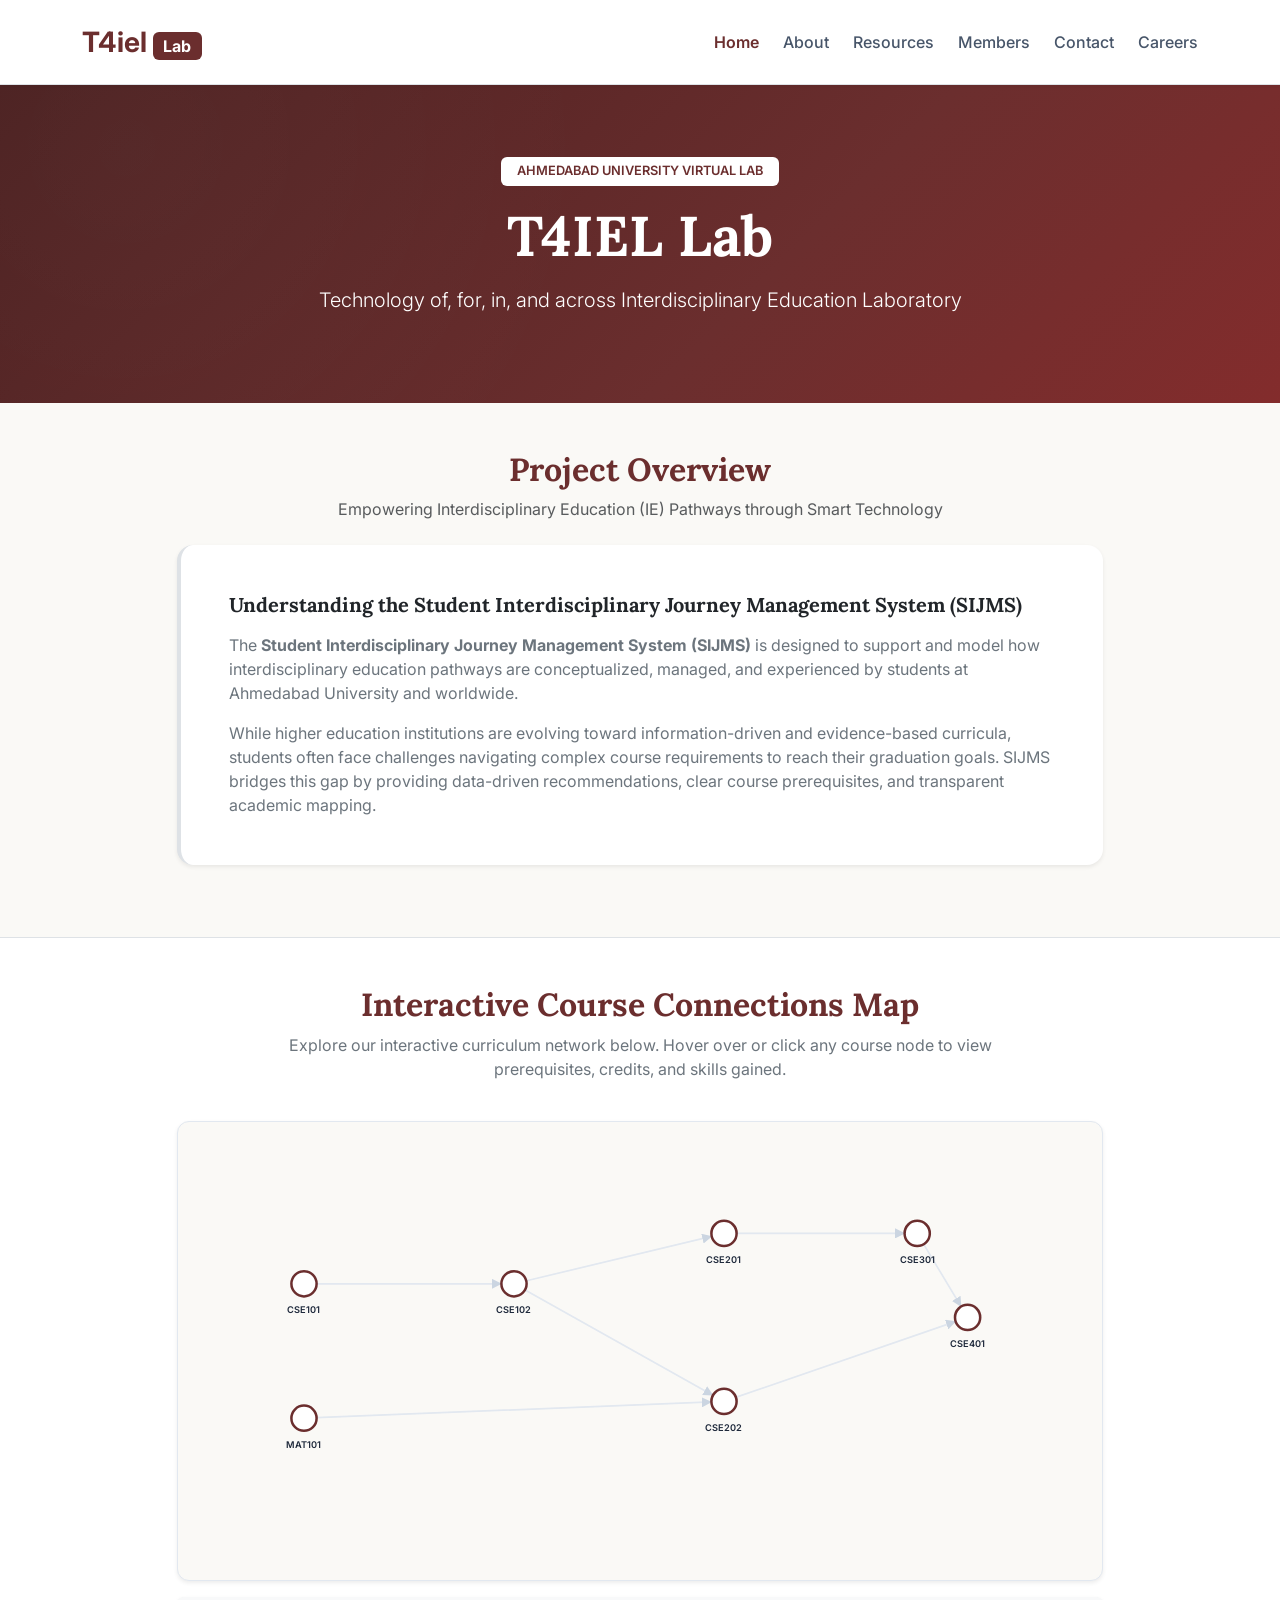
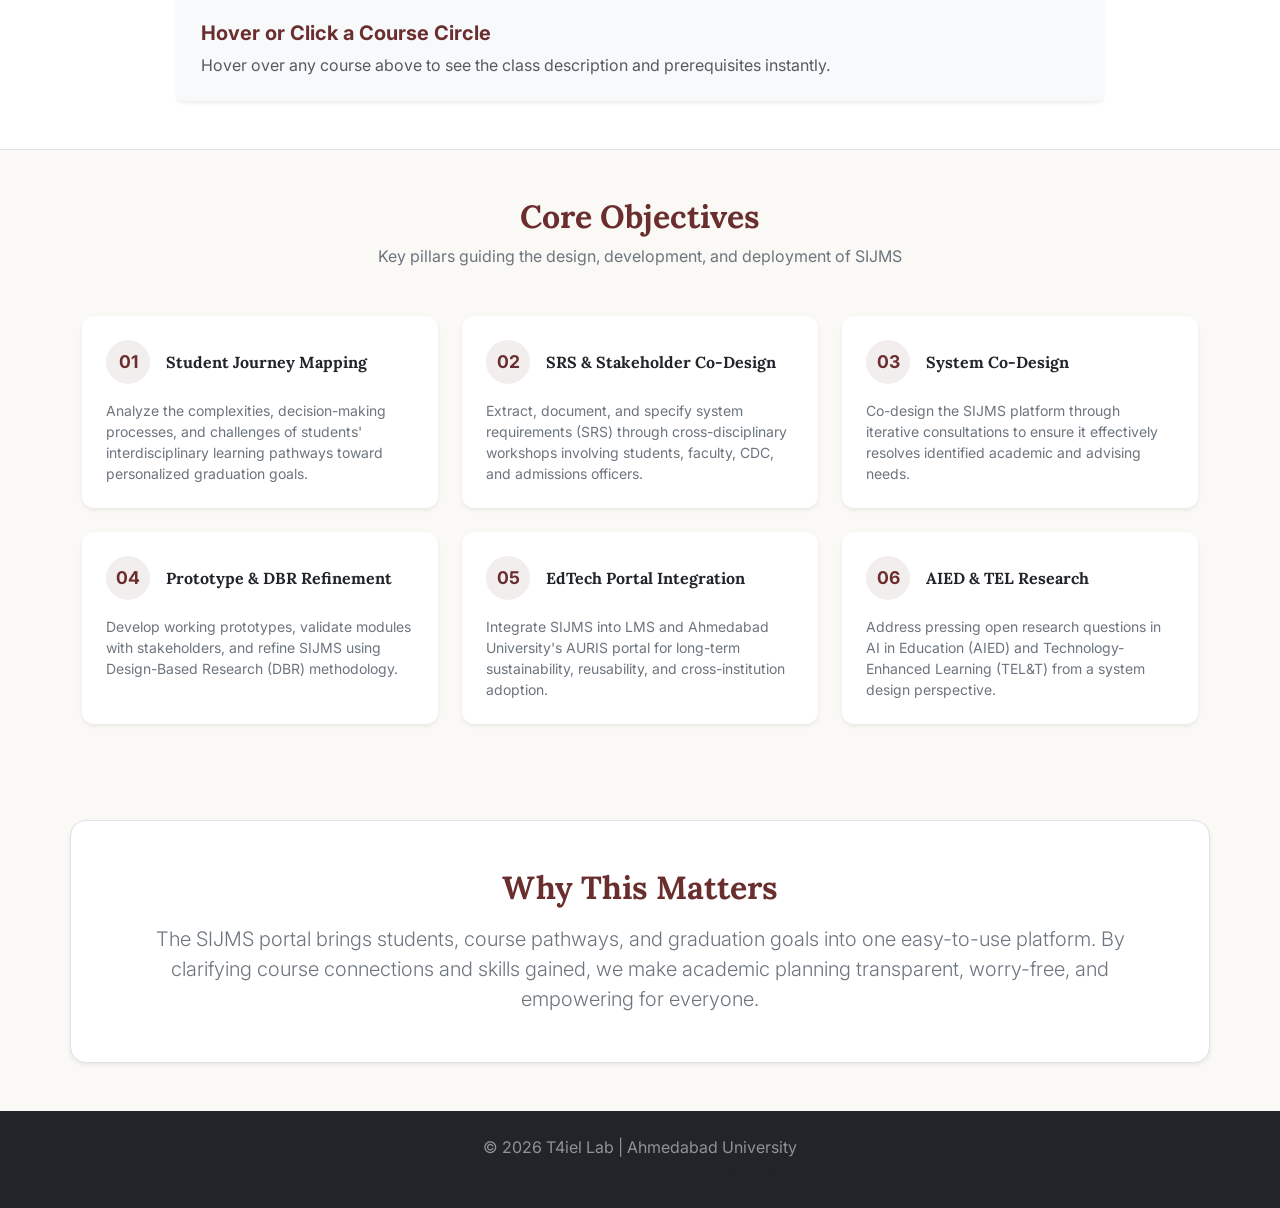
<file: index.html>
<!DOCTYPE html>
<html lang="en">

<head>
    <meta charset="UTF-8">
    <meta name="viewport" content="width=device-width, initial-scale=1.0">
    <title>T4iel Lab | Ahmedabad University</title>
    <!-- Bootstrap 5 CSS & JS -->
    <link href="https://cdn.jsdelivr.net/npm/bootstrap@5.3.3/dist/css/bootstrap.min.css" rel="stylesheet">
    <link rel="stylesheet" href="css/style.css">
    <script src="https://cdn.jsdelivr.net/npm/bootstrap@5.3.3/dist/js/bootstrap.bundle.min.js" defer></script>
    <script src="js/script.js" defer></script>
    <script src="js/course-graph.js" defer></script>
</head>

<body>
    <!-- Shared Navigation Bar Placeholder -->
    <div id="navbar-placeholder"></div>

    <main>
        <!-- Welcome Hero Section -->
        <section class="hero-gradient text-white text-center py-5">
            <div class="container py-4">
                <span class="badge bg-white text-maroon px-3 py-2 fs-7 text-uppercase fw-semibold mb-3">Ahmedabad University Virtual Lab</span>
                <h1 class="display-4 fw-bold mb-3">T4IEL Lab</h1>
                <p class="lead opacity-90 max-width-700 mx-auto">
                    Technology of, for, in, and across Interdisciplinary Education Laboratory
                </p>
            </div>
        </section>

        <!-- Project Overview Section -->
        <section class="container py-5">
            <div class="row justify-content-center">
                <div class="col-lg-10">
                    <div class="text-center mb-4">
                        <h2 class="text-maroon fw-bold mb-2">Project Overview</h2>
                        <p class="text-muted">Empowering Interdisciplinary Education (IE) Pathways through Smart Technology</p>
                    </div>

                    <div class="card border-0 shadow-sm p-4 p-md-5 bg-white rounded-4 border-start border-4 border-maroon mb-4">
                        <h3 class="h5 text-dark fw-bold mb-3">Understanding the Student Interdisciplinary Journey Management System (SIJMS)</h3>
                        <p class="text-secondary leading-relaxed mb-3">
                            The <strong>Student Interdisciplinary Journey Management System (SIJMS)</strong> is designed to support and model how interdisciplinary education pathways are conceptualized, managed, and experienced by students at Ahmedabad University and worldwide.
                        </p>
                        <p class="text-secondary leading-relaxed mb-0">
                            While higher education institutions are evolving toward information-driven and evidence-based curricula, students often face challenges navigating complex course requirements to reach their graduation goals. SIJMS bridges this gap by providing data-driven recommendations, clear course prerequisites, and transparent academic mapping.
                        </p>
                    </div>
                </div>
            </div>
        </section>

        <!-- Interactive SVG Course Map -->
        <section class="bg-white border-top border-bottom py-5">
            <div class="container">
                <div class="row justify-content-center text-center mb-4">
                    <div class="col-lg-8">
                        <h2 class="text-maroon fw-bold mb-2">Interactive Course Connections Map</h2>
                        <p class="text-secondary">
                            Explore our interactive curriculum network below. Hover over or click any course node to view prerequisites, credits, and skills gained.
                        </p>
                    </div>
                </div>

                <div class="row justify-content-center">
                    <div class="col-lg-10">
                        <!-- SVG Graphic container -->
                        <div class="interactive-graph-viewport shadow-sm mb-3">
                            <svg id="curriculum-network-graph"></svg>
                        </div>

                        <!-- Sidebar/Detail Card -->
                        <div class="card border-0 shadow-sm p-4 bg-light" id="graph-details-panel">
                            <h5 class="text-maroon fw-bold mb-2" id="panel-course-title">Hover or Click a Course Circle</h5>
                            <p class="text-muted mb-0" id="panel-course-desc">Hover over any course above to see the class description and prerequisites instantly.</p>
                            <div class="d-flex gap-4 mt-3 pt-2 border-top border-secondary-subtle"
                                id="panel-course-meta" style="display: none !important;">
                                <span class="small text-secondary">Credits: <strong class="text-dark"
                                        id="panel-course-credits">-</strong></span>
                                <span class="small text-secondary">Skills Gained: <strong class="text-dark"
                                        id="panel-course-skills">-</strong></span>
                            </div>
                        </div>
                    </div>
                </div>
            </div>
        </section>

        <!-- Core Objectives Grid -->
        <section class="container py-5">
            <div class="text-center mb-5">
                <h2 class="text-maroon fw-bold mb-2">Core Objectives</h2>
                <p class="text-secondary">Key pillars guiding the design, development, and deployment of SIJMS</p>
            </div>

            <div class="row row-cols-1 row-cols-md-2 row-cols-lg-3 g-4">
                <div class="col">
                    <div class="card h-100 border-0 shadow-sm p-4 objective-card">
                        <div class="d-flex align-items-center gap-3 mb-3">
                            <div class="badge-number">01</div>
                            <h3 class="h6 fw-bold mb-0 text-dark">Student Journey Mapping</h3>
                        </div>
                        <p class="small text-secondary mb-0">
                            Analyze the complexities, decision-making processes, and challenges of students' interdisciplinary learning pathways toward personalized graduation goals.
                        </p>
                    </div>
                </div>

                <div class="col">
                    <div class="card h-100 border-0 shadow-sm p-4 objective-card">
                        <div class="d-flex align-items-center gap-3 mb-3">
                            <div class="badge-number">02</div>
                            <h3 class="h6 fw-bold mb-0 text-dark">SRS & Stakeholder Co-Design</h3>
                        </div>
                        <p class="small text-secondary mb-0">
                            Extract, document, and specify system requirements (SRS) through cross-disciplinary workshops involving students, faculty, CDC, and admissions officers.
                        </p>
                    </div>
                </div>

                <div class="col">
                    <div class="card h-100 border-0 shadow-sm p-4 objective-card">
                        <div class="d-flex align-items-center gap-3 mb-3">
                            <div class="badge-number">03</div>
                            <h3 class="h6 fw-bold mb-0 text-dark">System Co-Design</h3>
                        </div>
                        <p class="small text-secondary mb-0">
                            Co-design the SIJMS platform through iterative consultations to ensure it effectively resolves identified academic and advising needs.
                        </p>
                    </div>
                </div>

                <div class="col">
                    <div class="card h-100 border-0 shadow-sm p-4 objective-card">
                        <div class="d-flex align-items-center gap-3 mb-3">
                            <div class="badge-number">04</div>
                            <h3 class="h6 fw-bold mb-0 text-dark">Prototype & DBR Refinement</h3>
                        </div>
                        <p class="small text-secondary mb-0">
                            Develop working prototypes, validate modules with stakeholders, and refine SIJMS using Design-Based Research (DBR) methodology.
                        </p>
                    </div>
                </div>

                <div class="col">
                    <div class="card h-100 border-0 shadow-sm p-4 objective-card">
                        <div class="d-flex align-items-center gap-3 mb-3">
                            <div class="badge-number">05</div>
                            <h3 class="h6 fw-bold mb-0 text-dark">EdTech Portal Integration</h3>
                        </div>
                        <p class="small text-secondary mb-0">
                            Integrate SIJMS into LMS and Ahmedabad University's AURIS portal for long-term sustainability, reusability, and cross-institution adoption.
                        </p>
                    </div>
                </div>

                <div class="col">
                    <div class="card h-100 border-0 shadow-sm p-4 objective-card">
                        <div class="d-flex align-items-center gap-3 mb-3">
                            <div class="badge-number">06</div>
                            <h3 class="h6 fw-bold mb-0 text-dark">AIED & TEL Research</h3>
                        </div>
                        <p class="small text-secondary mb-0">
                            Address pressing open research questions in AI in Education (AIED) and Technology-Enhanced Learning (TEL&T) from a system design perspective.
                        </p>
                    </div>
                </div>
            </div>
        </section>

        <!-- Impact Section -->
        <section class="container py-5 text-center bg-white border shadow-sm rounded-4 my-5 p-5">
            <h2 class="text-maroon fw-bold mb-3">Why This Matters</h2>
            <p class="lead text-secondary max-width-800 mx-auto mb-0">
                The SIJMS portal brings students, course pathways, and graduation goals into one easy-to-use platform.
                By clarifying course connections and skills gained, we make academic planning transparent, worry-free, and empowering for everyone.
            </p>
        </section>
    </main>

    <!-- Shared Footer Placeholder -->
    <div id="footer-placeholder"></div>
</body>

</html>
</file>
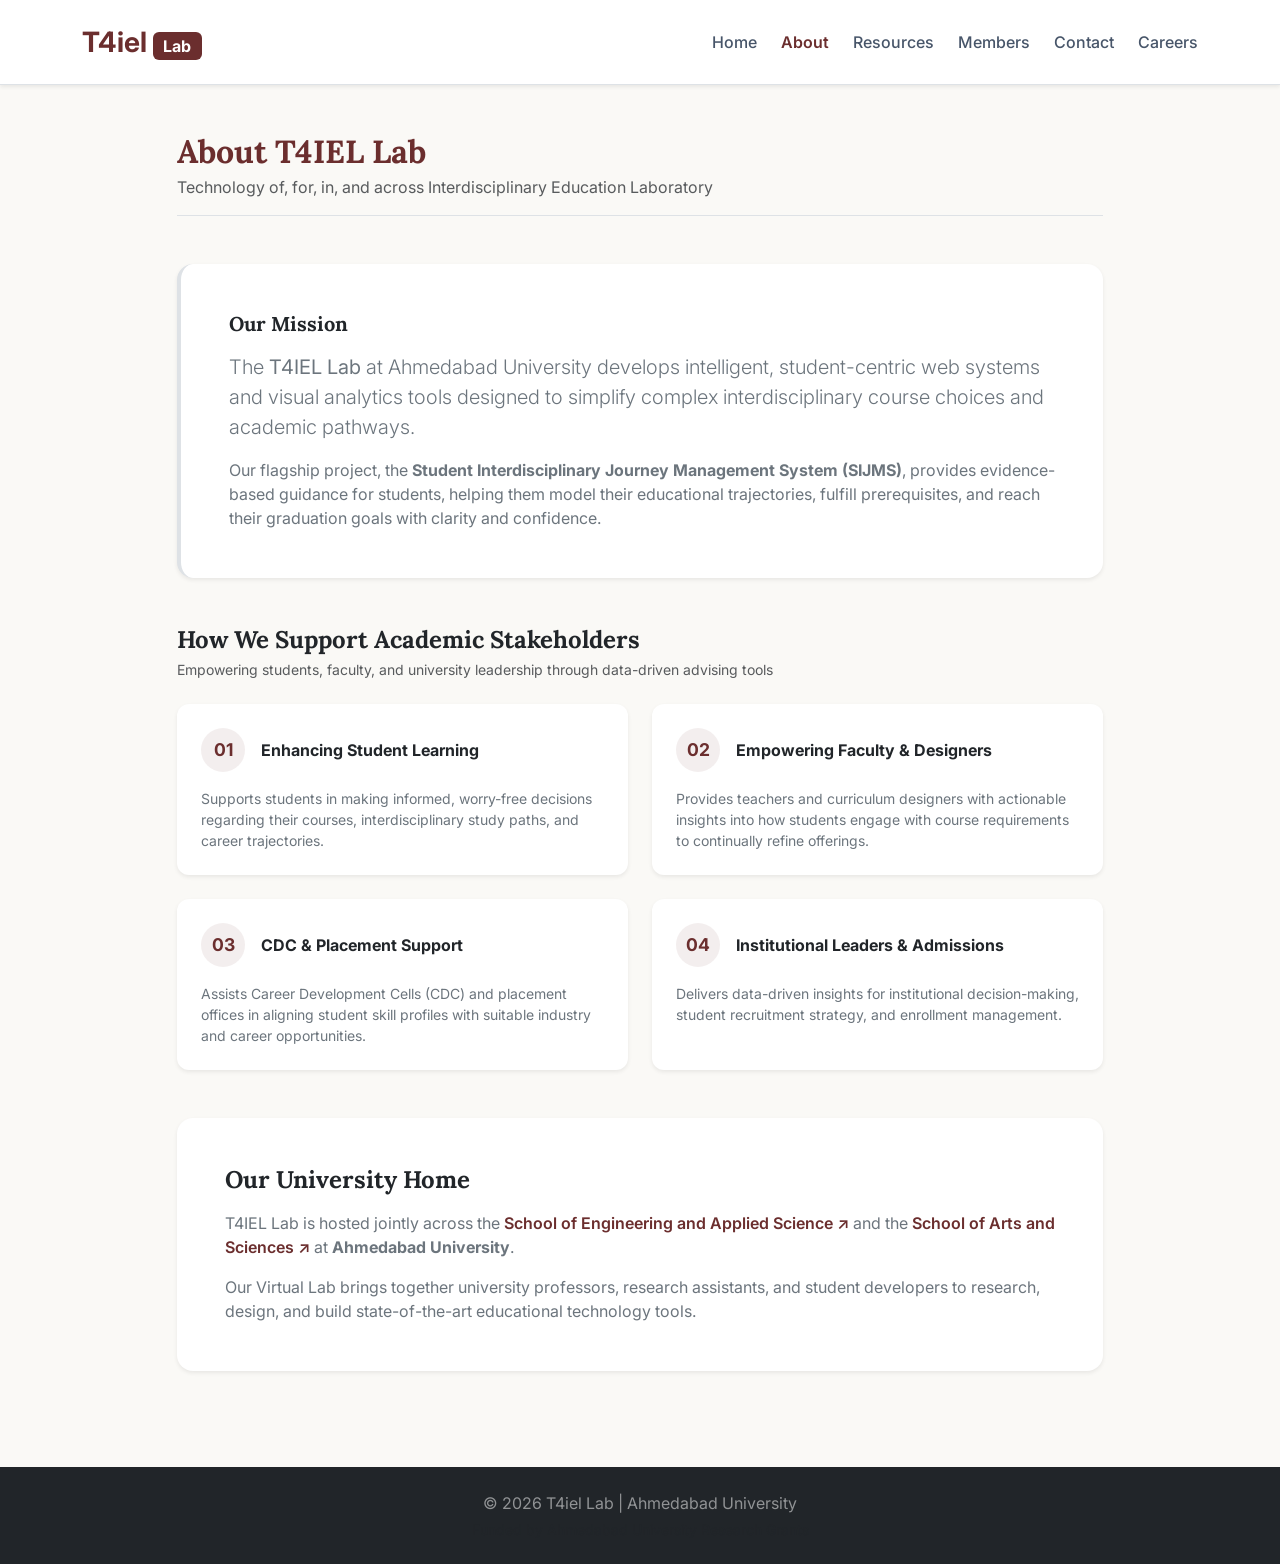
<file: about.html>
<!DOCTYPE html>
<html lang="en">

<head>
    <meta charset="UTF-8">
    <meta name="viewport" content="width=device-width, initial-scale=1.0">
    <title>About | T4iel Lab</title>
    <!-- Bootstrap 5 CSS & JS -->
    <link href="https://cdn.jsdelivr.net/npm/bootstrap@5.3.3/dist/css/bootstrap.min.css" rel="stylesheet">
    <link rel="stylesheet" href="css/style.css">
    <script src="https://cdn.jsdelivr.net/npm/bootstrap@5.3.3/dist/js/bootstrap.bundle.min.js" defer></script>
    <script src="js/script.js" defer></script>
</head>

<body>
    <!-- Shared Navigation Bar Placeholder -->
    <div id="navbar-placeholder"></div>

    <main class="container py-5">
        <div class="row justify-content-center">
            <div class="col-lg-10">
                <!-- Page Title -->
                <div class="border-bottom pb-3 mb-5">
                    <h2 class="text-maroon fw-bold mb-1">About T4IEL Lab</h2>
                    <p class="text-muted mb-0">Technology of, for, in, and across Interdisciplinary Education Laboratory</p>
                </div>

                <!-- Mission Statement Card -->
                <div class="card border-0 shadow-sm p-4 p-md-5 bg-white rounded-4 border-start border-4 border-maroon mb-5">
                    <h3 class="h5 text-dark fw-bold mb-3">Our Mission</h3>
                    <p class="lead text-secondary leading-relaxed mb-3">
                        The <strong>T4IEL Lab</strong> at Ahmedabad University develops intelligent, student-centric web systems and visual analytics tools designed to simplify complex interdisciplinary course choices and academic pathways.
                    </p>
                    <p class="text-secondary leading-relaxed mb-0">
                        Our flagship project, the <strong>Student Interdisciplinary Journey Management System (SIJMS)</strong>, provides evidence-based guidance for students, helping them model their educational trajectories, fulfill prerequisites, and reach their graduation goals with clarity and confidence.
                    </p>
                </div>

                <!-- How We Help You Section -->
                <div class="mb-5">
                    <div class="mb-4">
                        <h3 class="fw-bold fs-4 text-dark mb-1">How We Support Academic Stakeholders</h3>
                        <p class="text-muted small mb-0">Empowering students, faculty, and university leadership through data-driven advising tools</p>
                    </div>

                    <div class="row row-cols-1 row-cols-md-2 g-4">
                        <div class="col">
                            <div class="card h-100 border-0 shadow-sm p-4 objective-card">
                                <div class="d-flex align-items-center gap-3 mb-3">
                                    <div class="badge-number">01</div>
                                    <h4 class="h6 fw-bold mb-0 text-dark">Enhancing Student Learning</h4>
                                </div>
                                <p class="small text-secondary mb-0">
                                    Supports students in making informed, worry-free decisions regarding their courses, interdisciplinary study paths, and career trajectories.
                                </p>
                            </div>
                        </div>

                        <div class="col">
                            <div class="card h-100 border-0 shadow-sm p-4 objective-card">
                                <div class="d-flex align-items-center gap-3 mb-3">
                                    <div class="badge-number">02</div>
                                    <h4 class="h6 fw-bold mb-0 text-dark">Empowering Faculty & Designers</h4>
                                </div>
                                <p class="small text-secondary mb-0">
                                    Provides teachers and curriculum designers with actionable insights into how students engage with course requirements to continually refine offerings.
                                </p>
                            </div>
                        </div>

                        <div class="col">
                            <div class="card h-100 border-0 shadow-sm p-4 objective-card">
                                <div class="d-flex align-items-center gap-3 mb-3">
                                    <div class="badge-number">03</div>
                                    <h4 class="h6 fw-bold mb-0 text-dark">CDC & Placement Support</h4>
                                </div>
                                <p class="small text-secondary mb-0">
                                    Assists Career Development Cells (CDC) and placement offices in aligning student skill profiles with suitable industry and career opportunities.
                                </p>
                            </div>
                        </div>

                        <div class="col">
                            <div class="card h-100 border-0 shadow-sm p-4 objective-card">
                                <div class="d-flex align-items-center gap-3 mb-3">
                                    <div class="badge-number">04</div>
                                    <h4 class="h6 fw-bold mb-0 text-dark">Institutional Leaders & Admissions</h4>
                                </div>
                                <p class="small text-secondary mb-0">
                                    Delivers data-driven insights for institutional decision-making, student recruitment strategy, and enrollment management.
                                </p>
                            </div>
                        </div>
                    </div>
                </div>

                <!-- Institutional Home Section -->
                <div class="card border-0 shadow-sm p-4 p-md-5 bg-white rounded-4">
                    <h3 class="fw-bold fs-4 text-dark mb-3">Our University Home</h3>
                    <p class="text-secondary leading-relaxed mb-3">
                        T4IEL Lab is hosted jointly across the 
                        <a href="https://ahduni.edu.in/academics/schools-centres/school-of-engineering-and-applied-science/" target="_blank" rel="noopener noreferrer" class="text-maroon fw-semibold text-decoration-none hover-maroon">School of Engineering and Applied Science &#8599;</a> 
                        and the 
                        <a href="https://ahduni.edu.in/academics/schools-centres/school-of-arts-and-sciences/" target="_blank" rel="noopener noreferrer" class="text-maroon fw-semibold text-decoration-none hover-maroon">School of Arts and Sciences &#8599;</a> 
                        at <strong>Ahmedabad University</strong>.
                    </p>
                    <p class="text-secondary leading-relaxed mb-0">
                        Our Virtual Lab brings together university professors, research assistants, and student developers to research, design, and build state-of-the-art educational technology tools.
                    </p>
                </div>
            </div>
        </div>
    </main>

    <!-- Shared Footer Placeholder -->
    <div id="footer-placeholder"></div>
</body>

</html>
</file>
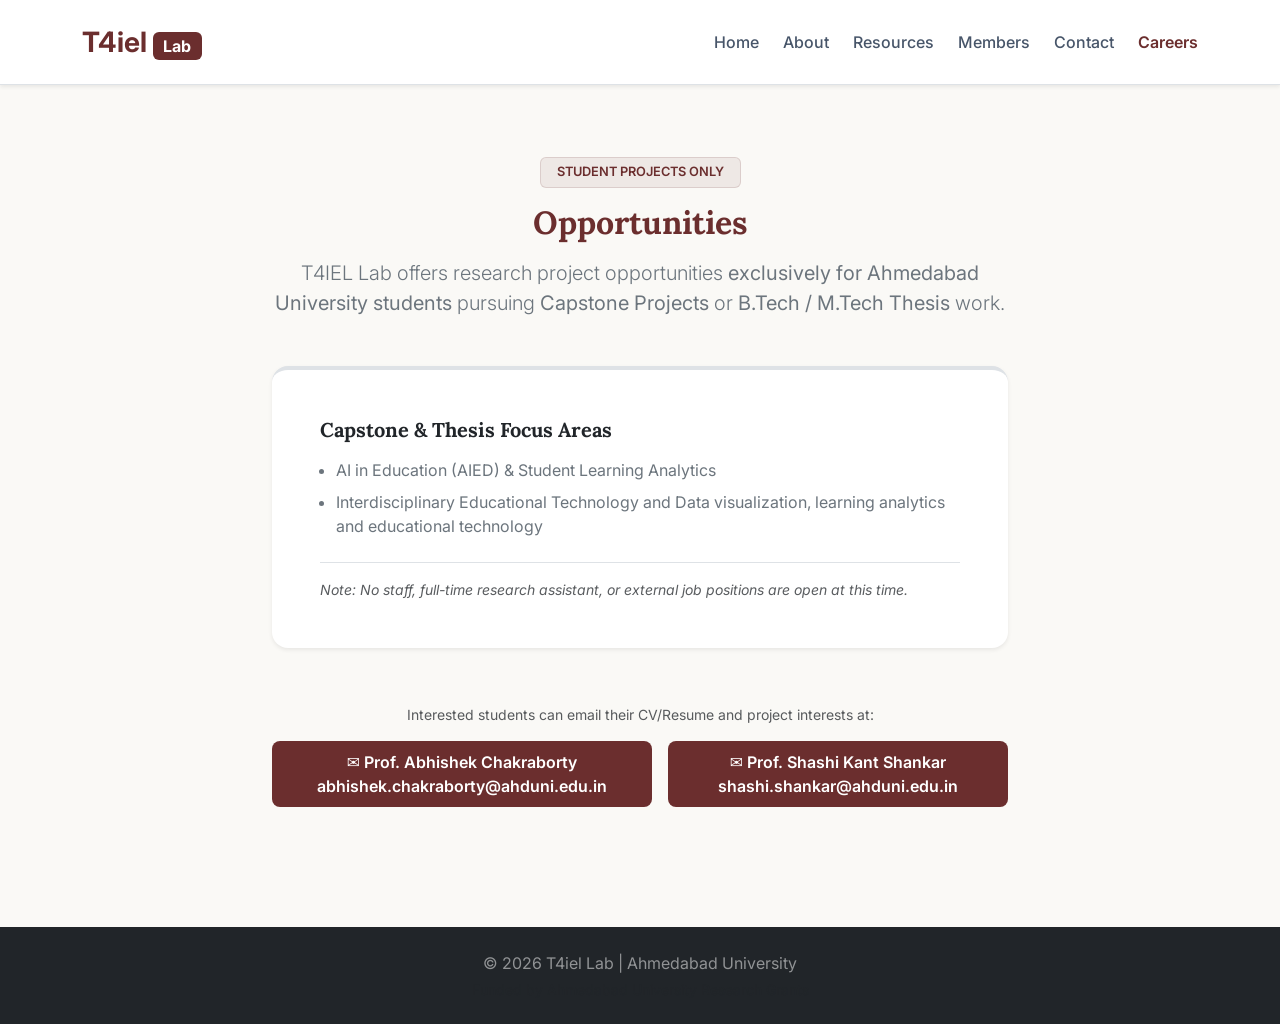
<file: careers.html>
<!DOCTYPE html>
<html lang="en">

<head>
    <meta charset="UTF-8">
    <meta name="viewport" content="width=device-width, initial-scale=1.0">
    <title>Opportunities | T4iel Lab</title>
    <!-- Bootstrap 5 CSS & JS -->
    <link href="https://cdn.jsdelivr.net/npm/bootstrap@5.3.3/dist/css/bootstrap.min.css" rel="stylesheet">
    <link rel="stylesheet" href="css/style.css">
    <script src="https://cdn.jsdelivr.net/npm/bootstrap@5.3.3/dist/js/bootstrap.bundle.min.js" defer></script>
    <script src="js/script.js" defer></script>
</head>

<body>
    <!-- Shared Navigation Bar Placeholder -->
    <div id="navbar-placeholder"></div>

    <main class="container py-5">
        <div class="row justify-content-center">
            <div class="col-lg-8 text-center py-4">
                <span class="badge bg-maroon-subtle text-maroon px-3 py-2 fs-7 fw-semibold text-uppercase mb-3">Student
                    Projects Only</span>
                <h2 class="text-maroon fw-bold mb-3">Opportunities</h2>
                <p class="lead text-secondary mb-5">
                    T4IEL Lab offers research project opportunities <strong>exclusively for Ahmedabad University
                        students</strong> pursuing <strong>Capstone Projects</strong> or <strong>B.Tech / M.Tech
                        Thesis</strong> work.
                </p>

                <div
                    class="card border-0 shadow-sm p-4 p-md-5 bg-white rounded-4 border-top border-4 border-maroon text-start mb-5">
                    <h3 class="h5 fw-bold text-dark mb-3">Capstone & Thesis Focus Areas</h3>
                    <ul class="text-secondary leading-relaxed mb-4 ps-3">
                        <li class="mb-2">AI in Education (AIED) & Student Learning Analytics</li>
                        <li class="mb-0">Interdisciplinary Educational Technology and Data visualization, learning
                            analytics and educational technology</li>
                    </ul>
                    <p class="small text-muted fst-italic mb-0 border-top pt-3">
                        Note: No staff, full-time research assistant, or external job positions are open at this time.
                    </p>
                </div>

                <div class="pt-2">
                    <p class="text-muted small mb-3">Interested students can email their CV/Resume and project interests
                        at: </p>
                    <div class="d-flex flex-column flex-sm-row justify-content-center gap-3">
                        <a class="btn btn-maroon px-4 py-2 rounded-3">
                            &#9993; Prof. Abhishek Chakraborty abhishek.chakraborty@ahduni.edu.in
                        </a>
                        <a class="btn btn-maroon px-4 py-2 rounded-3">
                            &#9993; Prof. Shashi Kant Shankar shashi.shankar@ahduni.edu.in
                        </a>
                    </div>
                </div>

            </div>
        </div>
    </main>

    <!-- Shared Footer Placeholder -->
    <div id="footer-placeholder"></div>
</body>

</html>
</file>
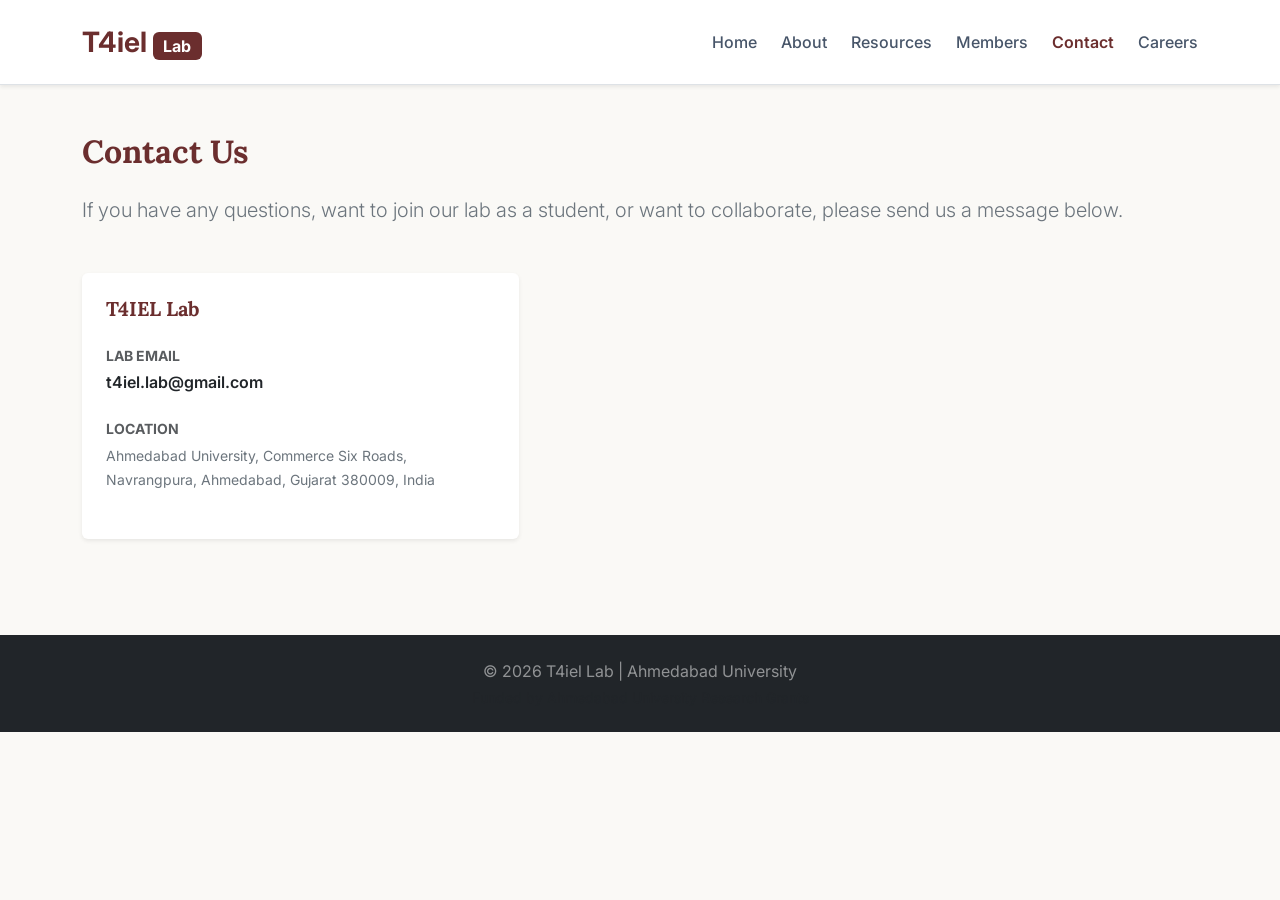
<file: contact.html>
<!DOCTYPE html>
<html lang="en">

<head>
    <meta charset="UTF-8">
    <meta name="viewport" content="width=device-width, initial-scale=1.0">
    <title>Contact | T4iel Lab</title>
    <!-- Bootstrap 5 CSS & JS -->
    <link href="https://cdn.jsdelivr.net/npm/bootstrap@5.3.3/dist/css/bootstrap.min.css" rel="stylesheet">
    <link rel="stylesheet" href="css/style.css">
    <script src="https://cdn.jsdelivr.net/npm/bootstrap@5.3.3/dist/js/bootstrap.bundle.min.js" defer></script>
    <script src="js/script.js" defer></script>
</head>

<body>
    <!-- Shared Navigation Bar Placeholder -->
    <div id="navbar-placeholder"></div>

    <main class="container py-5">

        <h2 class="text-maroon fw-bold mb-4">Contact Us</h2>
        <p class="lead text-secondary mb-5">If you have any questions, want to join our lab as a student, or want to
            collaborate, please send us a message below.</p>

        <div class="row g-5">
            <!-- Office Address Coordinates -->
            <div class="col-lg-5">
                <div class="card border-0 shadow-sm p-4 h-100 bg-white">
                    <h3 class="h5 fw-bold text-maroon mb-4">T4IEL Lab</h3>

                    <div class="mb-4">
                        <span class="d-block text-uppercase small text-muted fw-bold mb-1">Lab Email</span>
                        <a href="mailto:t4iel.lab@ahduni.edu.in"
                            class="text-dark fw-semibold text-decoration-none hover-maroon">t4iel.lab@gmail.com</a>
                    </div>

                    <div class="mb-4">
                        <span class="d-block text-uppercase small text-muted fw-bold mb-1">Location</span>
                        <span class="text-secondary small">Ahmedabad University, Commerce Six Roads, Navrangpura,
                            Ahmedabad, Gujarat 380009, India</span>
                    </div>
                </div>
            </div>

            <!-- <div class="col-lg-7">
                <div class="card border-0 shadow-sm p-4 bg-white">
                    <h3 class="h5 fw-bold text-maroon mb-4">Send a Message</h3>

                    <form
                        onsubmit="event.preventDefault(); alert('Message sent successfully. Thank you for contacting T4iel Lab!');"
                        class="row g-3">
                        <div class="col-md-6">
                            <label for="contact-name" class="form-label small fw-bold text-secondary">Full Name</label>
                            <input type="text" id="contact-name" class="form-control" placeholder="Your Name" required>
                        </div>

                        <div class="col-md-6">
                            <label for="contact-email" class="form-label small fw-bold text-secondary">Email
                                Address</label>
                            <input type="email" id="contact-email" class="form-control" placeholder="Your Email Address"
                                required>
                        </div>

                        <div class="col-12">
                            <label for="contact-affiliation" class="form-label small fw-bold text-secondary">School or
                                Organization</label>
                            <input type="text" id="contact-affiliation" class="form-control"
                                placeholder="Your School or Organization" required>
                        </div>

                        <div class="col-12">
                            <label for="contact-subject" class="form-label small fw-bold text-secondary">Topic</label>
                            <select id="contact-subject" class="form-select">
                                <option>Request for Software or Data</option>
                                <option>Research Collaboration</option>
                                <option>Prospective Student (Undergraduate/Graduate)</option>
                                <option>General Enquiry</option>
                            </select>
                        </div>

                        <div class="col-12">
                            <label for="contact-message" class="form-label small fw-bold text-secondary">Message</label>
                            <textarea id="contact-message" class="form-control" rows="4"
                                placeholder="Write your message here..." required></textarea>
                        </div>

                        <div class="col-12">
                            <button type="submit" class="btn btn-maroon px-4 py-2 mt-2">Send Message</button>
                        </div>
                    </form>
                </div>
            </div> -->
        </div>
    </main>

    <!-- Shared Footer Placeholder -->
    <div id="footer-placeholder"></div>
</body>

</html>
</file>
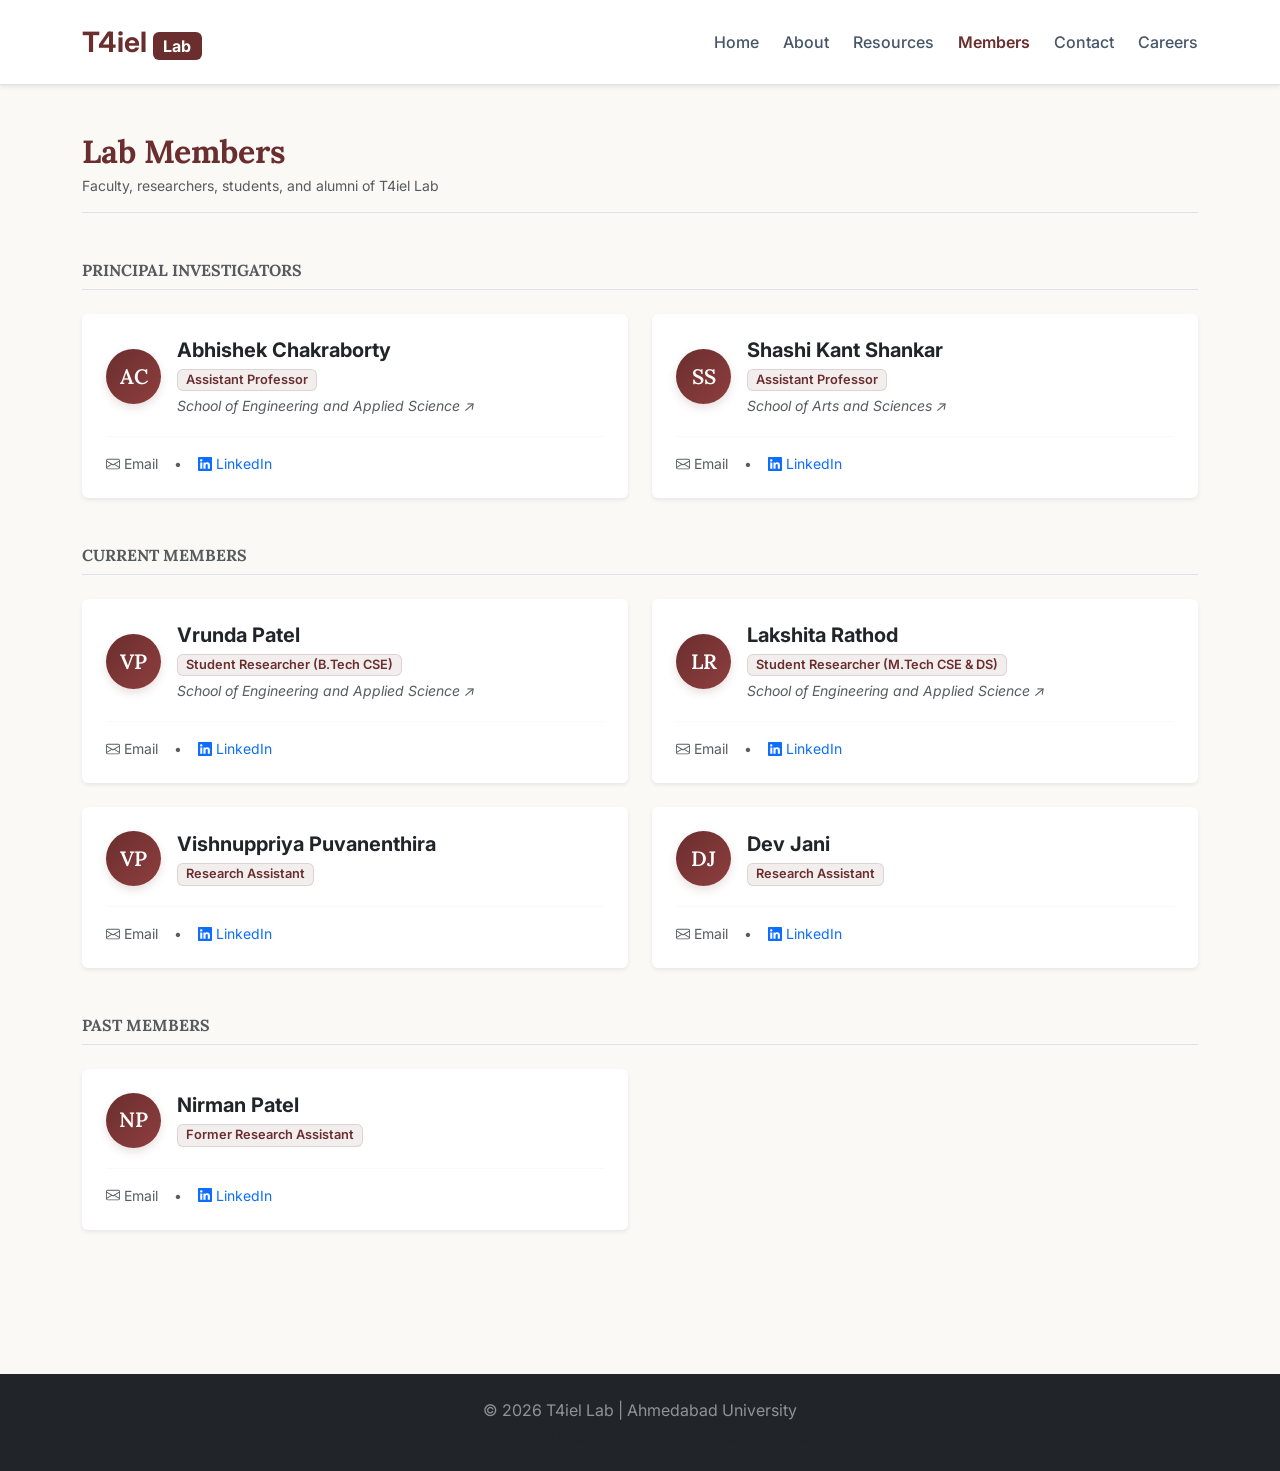
<file: members.html>
<!DOCTYPE html>
<html lang="en">

<head>
    <meta charset="UTF-8">
    <meta name="viewport" content="width=device-width, initial-scale=1.0">
    <title>Members | T4iel Lab</title>
    <!-- Bootstrap 5 CSS & JS -->
    <link href="https://cdn.jsdelivr.net/npm/bootstrap@5.3.3/dist/css/bootstrap.min.css" rel="stylesheet">
    <link rel="stylesheet" href="css/style.css">
    <script src="https://cdn.jsdelivr.net/npm/bootstrap@5.3.3/dist/js/bootstrap.bundle.min.js" defer></script>
    <script src="js/script.js" defer></script>
    <script src="js/members.js" defer></script>
</head>

<body>
    <!-- Shared Navigation Bar Placeholder -->
    <div id="navbar-placeholder"></div>

    <main class="container py-5">
        <div class="d-flex justify-content-between align-items-center border-bottom pb-3 mb-5">
            <div>
                <h2 class="text-maroon fw-bold mb-1">Lab Members</h2>
                <p class="text-muted small mb-0">Faculty, researchers, students, and alumni of T4iel Lab</p>
            </div>
        </div>

        <!-- Dynamic Lab Members Container (Populated via JS Data Dictionary) -->
        <div id="members-container"></div>
    </main>

    <!-- Shared Footer Placeholder -->
    <div id="footer-placeholder"></div>
</body>

</html>
</file>
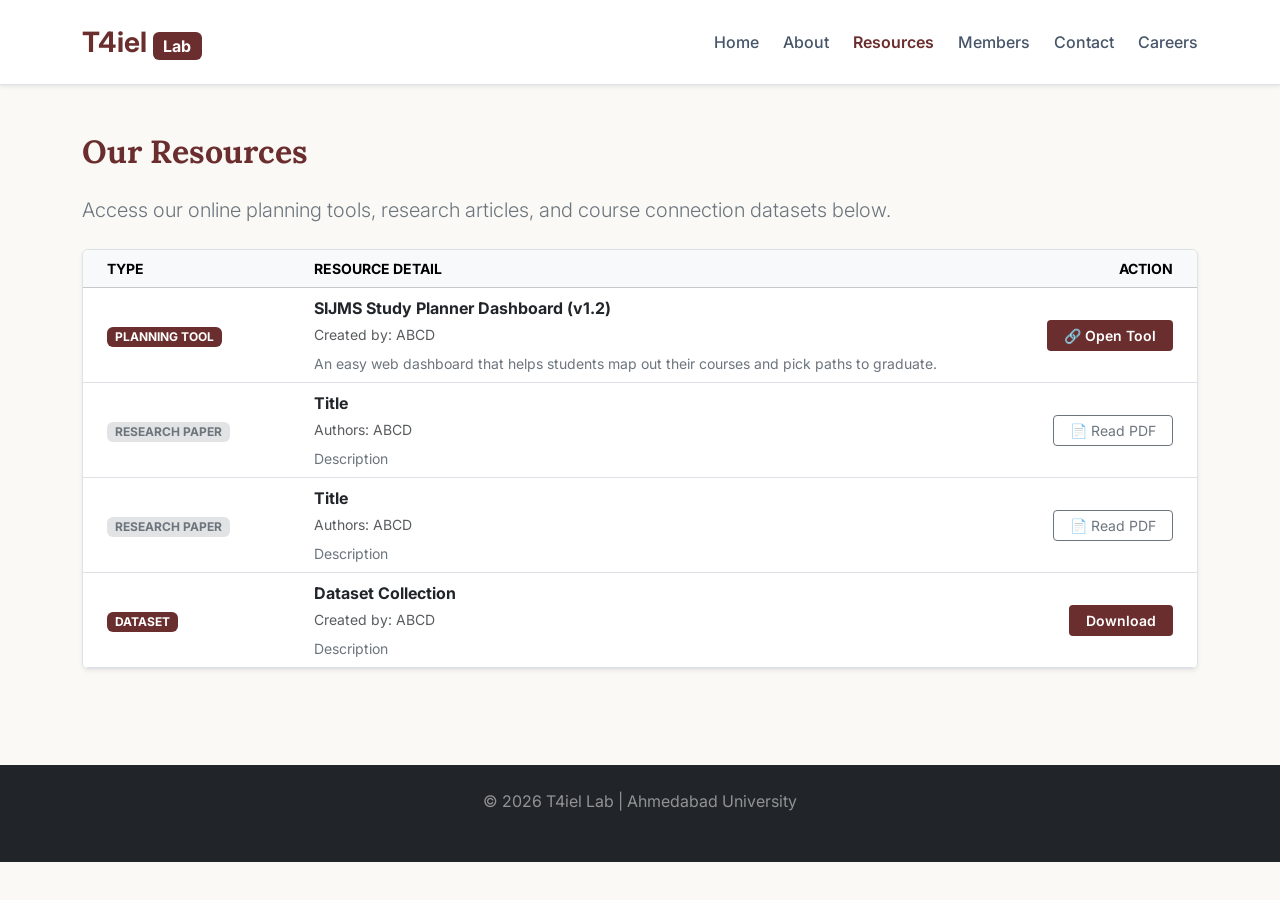
<file: resources.html>
<!DOCTYPE html>
<html lang="en">

<head>
    <meta charset="UTF-8">
    <meta name="viewport" content="width=device-width, initial-scale=1.0">
    <title>Resources | T4iel Lab</title>
    <!-- Bootstrap 5 CSS & JS -->
    <link href="https://cdn.jsdelivr.net/npm/bootstrap@5.3.3/dist/css/bootstrap.min.css" rel="stylesheet">
    <link rel="stylesheet" href="css/style.css">
    <script src="https://cdn.jsdelivr.net/npm/bootstrap@5.3.3/dist/js/bootstrap.bundle.min.js" defer></script>
    <script src="js/script.js" defer></script>
</head>

<body>
    <!-- Shared Navigation Bar Placeholder -->
    <div id="navbar-placeholder"></div>

    <main class="container py-5">
        <h2 class="text-maroon fw-bold mb-4">Our Resources</h2>
        <p class="lead text-secondary mb-4">Access our online planning tools, research articles, and course connection
            datasets below.</p>

        <div class="table-responsive shadow-sm rounded border bg-white mt-4">
            <table class="table table-hover align-middle mb-0">
                <thead class="table-light">
                    <tr class="text-uppercase small tracking-wider">
                        <th style="width: 20%;" class="ps-4">Type</th>
                        <th style="width: 60%;">Resource Detail</th>
                        <th style="width: 20%;" class="pe-4 text-end">Action</th>
                    </tr>
                </thead>
                <tbody>
                    <!-- Tool 1 -->
                    <tr>
                        <td class="ps-4"><span class="badge bg-maroon text-white text-uppercase px-2 py-1 fs-8">Planning
                                Tool</span></td>
                        <td>
                            <div class="fw-bold text-dark fs-6 mb-1">SIJMS Study Planner Dashboard (v1.2)</div>
                            <div class="small text-muted mb-2">Created by: ABCD</div>
                            <p class="small text-secondary mb-0">An easy web dashboard that helps students map out their
                                courses and pick paths to graduate.</p>
                        </td>
                        <td class="pe-4 text-end"><a href="https://github.com" target="_blank"
                                class="btn btn-sm btn-maroon px-3">&#128279; Open Tool</a></td>
                    </tr>

                    <!-- Paper 1 -->
                    <tr>
                        <td class="ps-4"><span
                                class="badge bg-secondary-subtle text-secondary text-uppercase px-2 py-1 fs-8">Research
                                Paper</span></td>
                        <td>
                            <div class="fw-bold text-dark fs-6 mb-1">Title</div>
                            <div class="small text-muted mb-2">Authors: ABCD</div>
                            <p class="small text-secondary mb-0">Description</p>
                        </td>
                        <td class="pe-4 text-end"><a href="#" class="btn btn-sm btn-outline-secondary px-3">&#128196;
                                Read PDF</a></td>
                    </tr>

                    <!-- Paper 2 -->
                    <tr>
                        <td class="ps-4"><span
                                class="badge bg-secondary-subtle text-secondary text-uppercase px-2 py-1 fs-8">Research
                                Paper</span></td>
                        <td>
                            <div class="fw-bold text-dark fs-6 mb-1">Title
                            </div>
                            <div class="small text-muted mb-2">Authors: ABCD
                            </div>
                            <p class="small text-secondary mb-0">Description</p>
                        </td>
                        <td class="pe-4 text-end"><a href="#" class="btn btn-sm btn-outline-secondary px-3">&#128196;
                                Read PDF</a></td>
                    </tr>

                    <!-- Dataset -->
                    <tr>
                        <td class="ps-4"><span
                                class="badge bg-maroon text-white text-uppercase px-2 py-1 fs-8">Dataset</span></td>
                        <td>
                            <div class="fw-bold text-dark fs-6 mb-1">Dataset Collection
                            </div>
                            <div class="small text-muted mb-2">Created by: ABCD</div>
                            <p class="small text-secondary mb-0">Description</p>
                        </td>
                        <td class="pe-4 text-end"><a href="#" class="btn btn-sm btn-maroon px-3"> Download</a>
                        </td>
                    </tr>
                </tbody>
            </table>
        </div>
    </main>

    <!-- Shared Footer Placeholder -->
    <div id="footer-placeholder"></div>
</body>

</html>
</file>
<file: css/style.css>
/* T4iel Lab Portal - Custom Brand Overrides (Integrated with Bootstrap 5) */
@import url('https://fonts.googleapis.com/css2?family=Inter:wght@300;400;500;600;700&family=Lora:ital,wght@0,400;0,500;0,600;0,700;1,400&display=swap');

:root {
    --primary: #6B2E2E;         /* Institutional Maroon */
    --primary-light: #8E3E3E;
    --primary-dark: #4A1F1F;
    --primary-rgb: 107, 46, 46;
    --font-heading: 'Lora', Georgia, serif;
    --font-body: 'Inter', system-ui, sans-serif;
}

body {
    font-family: var(--font-body);
    background-color: #FAF9F6;  /* Premium soft academic background */
    color: #1E293B;             /* Deep slate charcoal text */
}

/* Typography Overrides */
h1, h2, h3, .font-serif {
    font-family: var(--font-heading);
}

.text-maroon {
    color: var(--primary) !important;
}

.bg-maroon {
    background-color: var(--primary) !important;
}

.btn-maroon {
    background-color: var(--primary);
    color: white;
    font-weight: 600;
    transition: all 0.2s ease;
}
.btn-maroon:hover {
    background-color: var(--primary-light);
    color: white;
}

/* Custom Navigation Links (Clean text without underlines) */
.nav-link-custom {
    color: #475569;
    font-weight: 500;
    padding: 6px 0;
    transition: color 0.2s ease;
    text-decoration: none !important;
}
.nav-link-custom:hover {
    color: var(--primary);
}
.nav-link-custom.active {
    color: var(--primary) !important;
    font-weight: 600;
}

/* Hero Section Gradient */
.hero-gradient {
    background: linear-gradient(135deg, var(--primary-dark) 0%, var(--primary) 60%, #832C2C 100%);
    position: relative;
    overflow: hidden;
}
.hero-gradient::before {
    content: '';
    position: absolute;
    top: 0; left: 0; right: 0; bottom: 0;
    background: radial-gradient(circle at 10% 20%, rgba(255,255,255,0.03) 0%, transparent 40%);
    pointer-events: none;
}

/* Objective Block (Academic Style) */
.objective-box {
    border-left: 4px solid var(--primary);
    background: white;
}

/* Dynamic Interactive SVG Graph */
.interactive-graph-viewport {
    background: #FAF9F6;
    border: 1px solid #E2E8F0;
    border-radius: 12px;
    width: 100%;
    height: 460px;
    box-shadow: inset 0 2px 4px rgba(0,0,0,0.02);
    overflow: hidden;
}
.interactive-graph-viewport svg {
    width: 100%;
    height: 100%;
}

/* Interactive SVG Node & Edge Styling */
.node-circle {
    fill: white;
    stroke: var(--primary);
    stroke-width: 3px;
    cursor: pointer;
    transition: all 0.2s ease;
}
.node-group:hover .node-circle {
    fill: rgba(var(--primary-rgb), 0.12);
    stroke-width: 4px;
}
.node-group.active .node-circle {
    fill: var(--primary);
    stroke: var(--primary);
}
.node-label {
    font-family: var(--font-body);
    font-size: 11px;
    font-weight: 600;
    fill: #1E293B;
    pointer-events: none;
}
.edge-line {
    stroke: #E2E8F0;
    stroke-width: 2px;
    stroke-linecap: round;
    transition: all 0.2s ease;
}
.edge-line.active {
    stroke: var(--primary);
    stroke-width: 3px;
}

/* Member Avatars */
.member-avatar {
    width: 55px;
    height: 55px;
    border-radius: 50%;
    background: linear-gradient(135deg, var(--primary), var(--primary-light));
    color: white;
    font-family: var(--font-heading);
    font-size: 1.3rem;
    font-weight: 600;
    display: flex;
    align-items: center;
    justify-content: center;
    box-shadow: 0 4px 8px rgba(var(--primary-rgb), 0.15);
    flex-shrink: 0;
}

.member-card {
    transition: transform 0.2s ease, box-shadow 0.2s ease;
}
.member-card:hover {
    transform: translateY(-3px);
    box-shadow: 0 8px 16px rgba(0, 0, 0, 0.08) !important;
}

.hover-maroon {
    transition: color 0.2s ease;
}
.hover-maroon:hover {
    color: var(--primary) !important;
}

.bg-maroon-subtle {
    background-color: rgba(107, 46, 46, 0.08) !important;
    color: var(--primary) !important;
    border: 1px solid rgba(107, 46, 46, 0.15);
}

.fs-7 {
    font-size: 0.8rem;
}

.objective-card {
    transition: all 0.25 ease;
    border-radius: 12px;
}
.objective-card:hover {
    transform: translateY(-4px);
    box-shadow: 0 12px 24px rgba(107, 46, 46, 0.08) !important;
}

.badge-number {
    width: 44px;
    height: 44px;
    border-radius: 50%;
    background-color: rgba(107, 46, 46, 0.08);
    color: var(--primary);
    font-weight: 700;
    font-size: 1.1rem;
    display: flex;
    align-items: center;
    justify-content: center;
}

/* Responsive Media Queries & Mobile Optimizations */
@media (max-width: 991.98px) {
    .navbar-collapse {
        background: #FAF9F6;
        padding: 1rem;
        border-radius: 8px;
        border: 1px solid #E2E8F0;
    }
    .nav-link-custom {
        display: block;
        padding: 8px 12px;
        border-radius: 6px;
    }
    .nav-link-custom:hover, .nav-link-custom.active {
        background-color: rgba(107, 46, 46, 0.06);
    }
}

@media (max-width: 768px) {
    .interactive-graph-viewport {
        height: 360px;
    }
}

@media (max-width: 576px) {
    .interactive-graph-viewport {
        height: 300px;
    }
    .display-4 {
        font-size: 2.2rem;
    }
}
</file>
